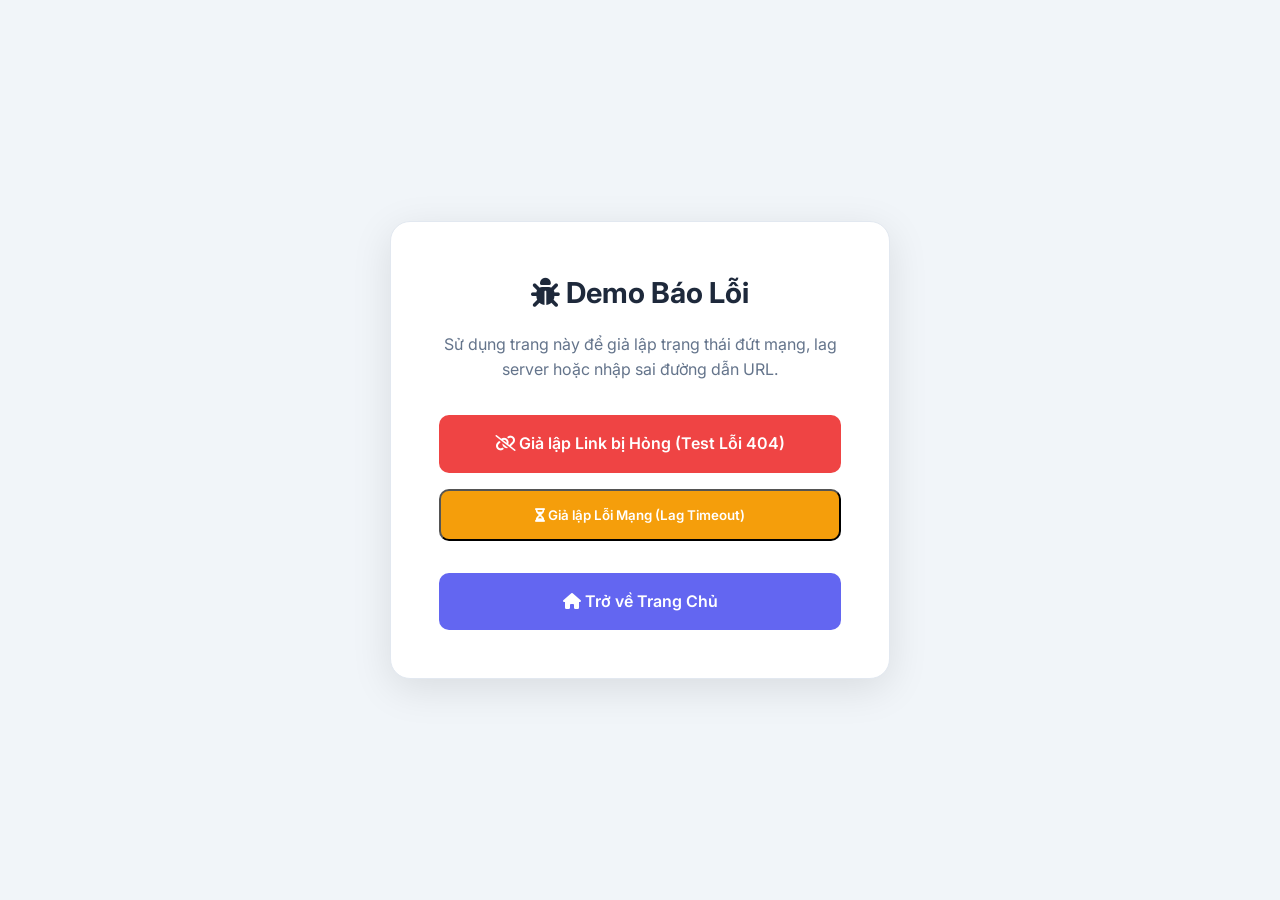
<file: src/main/resources/static/error-demo.html>
<!DOCTYPE html>
<html lang="vi">
<head>
    <meta charset="UTF-8">
    <meta name="viewport" content="width=device-width, initial-scale=1.0">
    <title>Demo Network Errors / 404</title>
    <link rel="stylesheet" href="css/style.css">
    <link rel="stylesheet" href="https://cdnjs.cloudflare.com/ajax/libs/font-awesome/6.4.0/css/all.min.css">
    <style>
        body {
            background:#f1f5f9; display:flex; align-items:center; justify-content:center;
            min-height:100vh; font-family:'Segoe UI',sans-serif; text-align:center;
        }
        .demo-card {
            background:white; padding:3rem; border-radius:20px; box-shadow:0 10px 40px rgba(0,0,0,0.1);
            max-width:500px; width:100%; border:1px solid #e2e8f0;
        }
        .btn-demo {
            display:block; width:100%; padding:1rem; margin-top:1rem; background:#ef4444; color:white;
            border-radius:10px; text-decoration:none; font-weight:600; cursor:pointer;
        }
        .btn-demo.lag { background:#f59e0b; }
    </style>
</head>
<body>

    <div class="demo-card">
        <h1 style="color:#1e293b; margin-bottom:1rem; font-size:1.8rem"><i class="fas fa-bug text-red-500"></i> Demo Báo Lỗi</h1>
        <p style="color:#64748b; margin-bottom:2rem; line-height:1.6">Sử dụng trang này để giả lập trạng thái đứt mạng, lag server hoặc nhập sai đường dẫn URL.</p>
        
        <a href="/trang-web-nay-chac-chan-khong-ton-tai.html" class="btn-demo">
            <i class="fas fa-unlink"></i> Giả lập Link bị Hỏng (Test Lỗi 404)
        </a>
        
        <button class="btn-demo lag" onclick="simulateLag()">
            <i class="fas fa-hourglass-half"></i> Giả lập Lỗi Mạng (Lag Timeout)
        </button>

        <a href="index.html" class="btn-demo" style="background:#6366f1; margin-top:2rem"> <!-- fix to index -->
            <i class="fas fa-home"></i> Trở về Trang Chủ
        </a>
    </div>

    <script>
        function simulateLag() {
            const btn = document.querySelector('.btn-demo.lag');
            btn.innerHTML = '<i class="fas fa-spinner fa-spin"></i> Đang tải dữ liệu... (Lag)';
            btn.style.opacity = '0.7';
            
            // Giả lập hệ thống lag 5 giây sau đó chuyển đến link hỏng để xem giao diện 404
            setTimeout(() => {
                window.location.href = '/ket-noi-that-bai-do-lag.html';
            }, 3000);
        }
    </script>
</body>
</html>
</file>
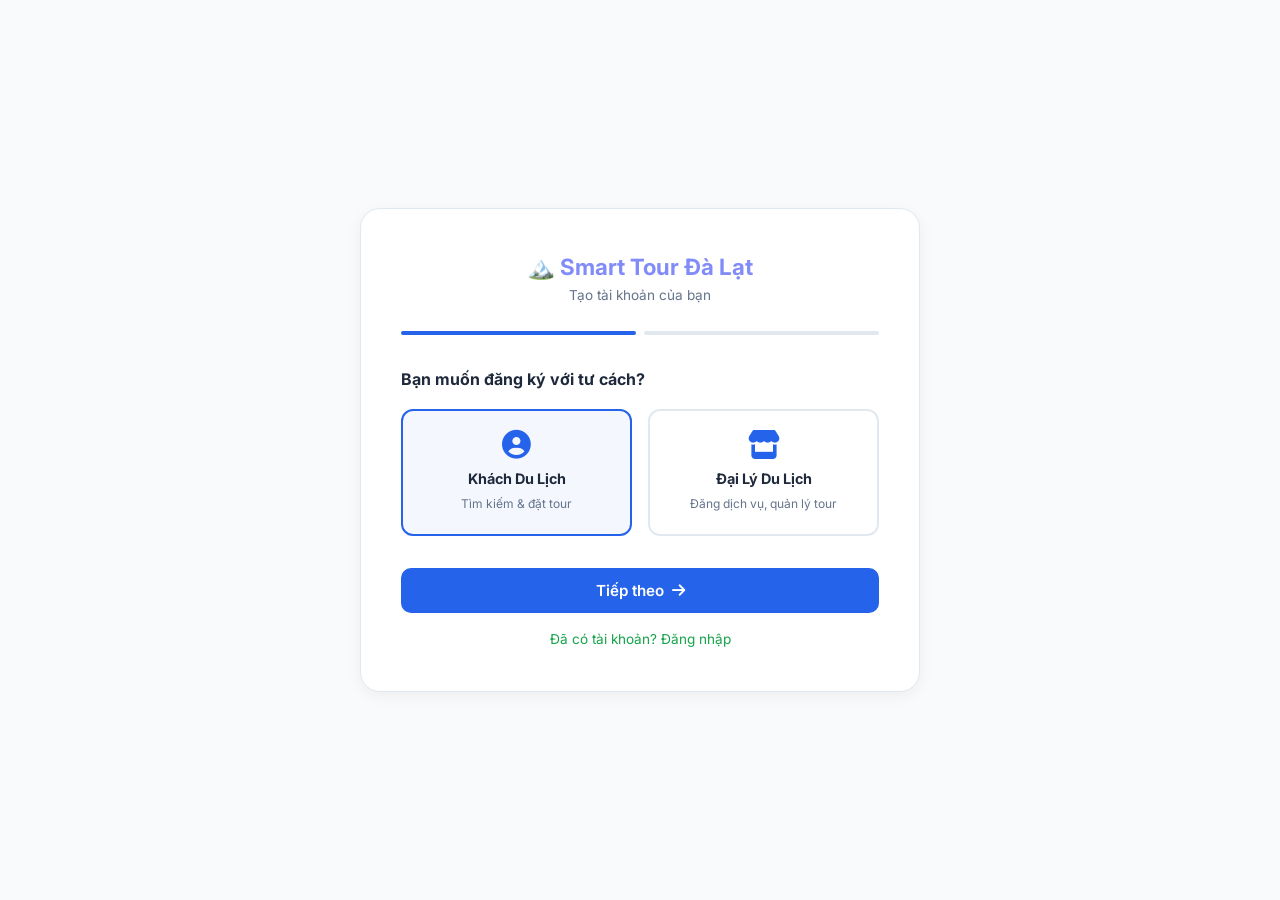
<file: src/main/resources/static/register.html>
<!DOCTYPE html>
<html lang="vi">
<head>
    <meta charset="UTF-8">
    <meta name="viewport" content="width=device-width, initial-scale=1.0">
    <title>Đăng Ký - Smart Tour Đà Lạt</title>
    <link rel="stylesheet" href="css/style.css">
    <link rel="stylesheet" href="https://cdnjs.cloudflare.com/ajax/libs/font-awesome/6.5.0/css/all.min.css">
    <style>
        :root { --primary:#2563eb; --secondary:#16a34a; --bg-dark:#f8fafc; --bg-card:#ffffff; --text-muted:#64748b; }
        * { box-sizing:border-box; margin:0; padding:0; }
        body { background:var(--bg-dark); color:#1e293b; font-family:'Segoe UI',sans-serif; min-height:100vh; display:flex; align-items:center; justify-content:center; padding:20px; }
        .register-card { background:var(--bg-card); border-radius:20px; padding:2.5rem; width:100%; max-width:560px; box-shadow:0 4px 15px rgba(0,0,0,.05); border:1px solid #e2e8f0; }
        .logo { text-align:center; margin-bottom:1.5rem; }
        .logo h1 { font-size:1.4rem; color:#818cf8; }
        .logo p { color:var(--text-muted); font-size:.85rem; }
        .steps-bar { display:flex; gap:.5rem; margin-bottom:2rem; }
        .step-dot { flex:1; height:4px; background:#e2e8f0; border-radius:4px; transition:.3s; }
        .step-dot.active { background:var(--primary); }
        .step-dot.done { background:#10b981; }
        .step { display:none; }
        .step.active { display:block; }
        .form-group { margin-bottom:1rem; }
        .form-group label { display:block; font-size:.82rem; color:var(--text-muted); margin-bottom:.4rem; font-weight:600; }
        .form-group input, .form-group select, .form-group textarea { width:100%; padding:.7rem 1rem; background:#ffffff; border:1px solid #cbd5e1; border-radius:10px; color:#1e293b; font-size:.9rem; transition:.2s; }
        .form-group input:focus, .form-group select:focus, .form-group textarea:focus { outline:none; border-color:var(--primary); box-shadow:0 0 0 3px rgba(37,99,235,.1); }
        .form-group select option { background:#ffffff; }
        .grid-2 { display:grid; grid-template-columns:1fr 1fr; gap:.8rem; }
        .btn { width:100%; padding:.8rem; border:none; border-radius:10px; font-size:.95rem; font-weight:600; cursor:pointer; transition:.2s; margin-top:.5rem; }
        .btn-primary { background:var(--primary); color:white; }
        .btn-primary:hover { background:var(--primary-hover); transform:translateY(-1px); }
        .btn-secondary { background:#f1f5f9; color:#475569; border:1px solid #e2e8f0; }
        .btn-secondary:hover { background:#e2e8f0; }
        .btn-success { background:var(--secondary); color:white; }
        .btn-sm-otp { padding:.7rem 1.2rem; background:var(--primary); color:white; border:none; border-radius:8px; font-size:.82rem; cursor:pointer; white-space:nowrap; }
        .otp-row { display:flex; gap:.5rem; }
        .otp-row input { flex:1; }
        .type-selector { display:flex; gap:1rem; margin-bottom:1.5rem; }
        .type-card { flex:1; padding:1.2rem; border:2px solid #e2e8f0; border-radius:12px; text-align:center; cursor:pointer; transition:.2s; }
        .type-card:hover, .type-card.selected { border-color:var(--primary); background:rgba(37,99,235,.05); }
        .type-card i { font-size:1.8rem; color:var(--primary); display:block; margin-bottom:.5rem; }
        .type-card b { display:block; font-size:.9rem; }
        .type-card small { color:var(--text-muted); font-size:.75rem; }
        .divider { margin:1rem 0; border:none; border-top:1px solid #e2e8f0; }
        .back-link { text-align:center; margin-top:1rem; font-size:.85rem; color:var(--text-muted); }
        .back-link a { color:var(--secondary); text-decoration:none; }
        .toast { position:fixed; top:20px; right:20px; padding:.8rem 1.2rem; border-radius:10px; font-size:.85rem; font-weight:600; z-index:9999; display:none; }
        .toast.ok { background:#10b981; color:white; }
        .toast.err { background:#ef4444; color:white; }
        .section-title { font-size:.82rem; font-weight:700; color:var(--primary); text-transform:uppercase; letter-spacing:.5px; margin:1rem 0 .5rem; }
        .otp-hint { font-size:.75rem; color:var(--text-muted); margin-top:.3rem; }
    </style>
</head>
<body>
<div class="register-card">
    <div class="logo">
        <h1>🏔️ Smart Tour Đà Lạt</h1>
        <p>Tạo tài khoản của bạn</p>
    </div>
    <div class="steps-bar">
        <div class="step-dot active" id="dot1"></div>
        <div class="step-dot" id="dot2"></div>
    </div>

    <!-- BƯỚC 1: Chọn loại tài khoản -->
    <div class="step active" id="step1">
        <h3 style="margin-bottom:1rem;font-size:1rem">Bạn muốn đăng ký với tư cách?</h3>
        <div class="type-selector">
            <div class="type-card selected" id="typeUser" onclick="selectType('USER')">
                <i class="fas fa-user-circle"></i>
                <b>Khách Du Lịch</b>
                <small>Tìm kiếm & đặt tour</small>
            </div>
            <div class="type-card" id="typeStaff" onclick="selectType('STAFF')">
                <i class="fas fa-store"></i>
                <b>Đại Lý Du Lịch</b>
                <small>Đăng dịch vụ, quản lý tour</small>
            </div>
        </div>
        <button class="btn btn-primary" onclick="goStep(2)">Tiếp theo <i class="fas fa-arrow-right"></i></button>
        <div class="back-link"><a href="index.html">Đã có tài khoản? Đăng nhập</a></div>
    </div>

    <!-- BƯỚC 2: Điền thông tin -->
    <div class="step" id="step2">
        <h3 style="margin-bottom:1rem;font-size:1rem">Thông tin tài khoản</h3>
        <div class="grid-2">
            <div class="form-group">
                <label>Tên đăng nhập *</label>
                <input type="text" id="regUsername" placeholder="VD: nguyenvana">
            </div>
            <div class="form-group">
                <label>Mật khẩu *</label>
                <input type="password" id="regPassword" placeholder="Tối thiểu 6 ký tự">
            </div>
        </div>
        <div class="grid-2">
            <div class="form-group">
                <label>Họ và tên đầy đủ</label>
                <input type="text" id="regFullName" placeholder="VD: Nguyễn Văn A">
            </div>
            <div class="form-group">
                <label>Số điện thoại</label>
                <input type="tel" id="regPhone" placeholder="0901234567">
            </div>
        </div>
        <div class="form-group">
            <label>Email (nhận OTP) *</label>
            <div class="otp-row">
                <input type="email" id="regEmail" placeholder="email@gmail.com">
                <button class="btn-sm-otp" onclick="sendOtp()" id="btnSendOtp"><i class="fas fa-paper-plane"></i> Gửi OTP</button>
            </div>
        </div>

        <div class="form-group" id="otpGroup" style="display:none; margin-top: 1rem; padding: 1rem; background: rgba(99,102,241,.1); border-radius: 10px; border: 1px dashed rgba(99,102,241,.4)">
            <label style="color:#818cf8"><i class="fas fa-shield-alt"></i> Nhập mã xác thực OTP (6 số) *</label>
            <div class="otp-row">
                <input type="text" id="regOtp" placeholder="Nhập 6 số..." maxlength="6" style="font-size:1.2rem;text-align:center;letter-spacing:4px; font-weight: bold; background: rgba(0,0,0,.2)">
            </div>
            <p class="otp-hint" style="margin-top:0.5rem"><i class="fas fa-info-circle"></i> Vui lòng kiểm tra hộp thư đến hoặc thư rác.</p>
        </div>

        <!-- Phần dành riêng cho Đại lý -->
        <div id="staffFields" style="display:none">
            <hr class="divider">
            <div class="section-title"><i class="fas fa-building"></i> Thông tin Đại lý / Công ty</div>
            <div class="form-group">
                <label>Tên Công ty / Đại lý *</label>
                <input type="text" id="regAgencyName" placeholder="VD: Công ty Du lịch Đà Lạt Xanh">
            </div>
            <div class="grid-2">
                <div class="form-group">
                    <label>Mã số Kinh doanh *</label>
                    <input type="text" id="regBizLicense" placeholder="VD: 0123456789">
                </div>
                <div class="form-group">
                    <label>Mã số Thuế</label>
                    <input type="text" id="regTaxCode" placeholder="VD: 0123456789-001">
                </div>
            </div>
            <div class="form-group">
                <label>Địa chỉ Văn phòng</label>
                <input type="text" id="regAddress" placeholder="VD: 123 Hoàng Diệu, TP. Đà Lạt">
            </div>
            <div class="grid-2">
                <div class="form-group">
                    <label>Điện thoại Công ty</label>
                    <input type="tel" id="regContactPhone" placeholder="0263.1234567">
                </div>
                <div class="form-group">
                    <label>Website</label>
                    <input type="url" id="regWebsite" placeholder="https://...">
                </div>
            </div>
        </div>
        <div style="display:flex; gap: 1rem; margin-top: 1.5rem;">
            <button class="btn btn-secondary" onclick="goStep(1)"><i class="fas fa-arrow-left"></i> Quay lại</button>
            <button class="btn btn-success" onclick="doRegister()" id="btnRegister" style="flex:2"><i class="fas fa-user-plus"></i> Hoàn tất Đăng ký</button>
        </div>
    </div>
</div>

<div class="toast" id="toast"></div>

<script>
    let selectedRole = 'USER';
    let otpSent = false;

    function selectType(role) {
        selectedRole = role;
        document.getElementById('typeUser').classList.toggle('selected', role === 'USER');
        document.getElementById('typeStaff').classList.toggle('selected', role === 'STAFF');
        document.getElementById('staffFields').style.display = role === 'STAFF' ? 'block' : 'none';
    }

    function goStep(n) {
        document.querySelectorAll('.step').forEach((s, i) => s.classList.toggle('active', i + 1 === n));
        document.querySelectorAll('.step-dot').forEach((d, i) => {
            d.classList.toggle('active', i + 1 === n);
            d.classList.toggle('done', i + 1 < n);
        });
    }

    async function sendOtp() {
        const email = document.getElementById('regEmail').value.trim();
        if (!email) { showToast('Vui lòng nhập email!', true); return; }
        const btn = document.getElementById('btnSendOtp');
        btn.disabled = true; btn.innerHTML = '<i class="fas fa-spinner fa-spin"></i>';
        try {
            const res = await fetch('/api/auth/send-otp', { method: 'POST', body: new URLSearchParams({ email }) });
            const d = await res.json();
            showToast(d.message, !res.ok);
            if (res.ok) { 
                otpSent = true; 
                document.getElementById('otpGroup').style.display = 'block'; 
                document.getElementById('regOtp').focus();
                let t = 60; 
                const iv = setInterval(() => { 
                    btn.innerHTML = `⏳ ${t}s`; 
                    if (--t < 0) { clearInterval(iv); btn.disabled = false; btn.innerHTML = '<i class="fas fa-redo"></i> Gửi lại'; } 
                }, 1000); 
            }
            else { btn.disabled = false; btn.innerHTML = '<i class="fas fa-paper-plane"></i> Gửi OTP'; }
        } catch { showToast('Lỗi kết nối!', true); btn.disabled = false; btn.innerHTML = '<i class="fas fa-paper-plane"></i> Gửi OTP'; }
    }

    async function doRegister() {
        if (!otpSent) {
            showToast('Bạn chưa gửi mã OTP đến Email!', true);
            document.getElementById('regEmail').focus();
            return;
        }
        const btn = document.getElementById('btnRegister');
        btn.disabled = true; btn.innerHTML = '<i class="fas fa-spinner fa-spin"></i> Đang xử lý...';
        const params = new URLSearchParams({
            username: document.getElementById('regUsername').value.trim(),
            password: document.getElementById('regPassword').value,
            email: document.getElementById('regEmail').value.trim(),
            fullName: document.getElementById('regFullName').value.trim(),
            phone: document.getElementById('regPhone').value.trim(),
            otp: document.getElementById('regOtp').value.trim(),
            role: selectedRole,
        });
        if (selectedRole === 'STAFF') {
            params.append('agencyName', document.getElementById('regAgencyName').value.trim());
            params.append('businessLicense', document.getElementById('regBizLicense').value.trim());
            params.append('taxCode', document.getElementById('regTaxCode').value.trim());
            params.append('address', document.getElementById('regAddress').value.trim());
            params.append('contactPhone', document.getElementById('regContactPhone').value.trim());
            params.append('website', document.getElementById('regWebsite').value.trim());
        }
        try {
            const res = await fetch('/api/auth/register', { method: 'POST', body: params });
            const d = await res.json();
            showToast(d.message, !res.ok);
            if (res.ok) setTimeout(() => location.href = 'index.html', 2000);
            else { btn.disabled = false; btn.innerHTML = '<i class="fas fa-user-plus"></i> Hoàn tất Đăng ký'; }
        } catch { showToast('Lỗi kết nối!', true); btn.disabled = false; btn.innerHTML = '<i class="fas fa-user-plus"></i> Hoàn tất Đăng ký'; }
    }

    function showToast(msg, isErr) {
        const t = document.getElementById('toast');
        t.textContent = msg; t.className = 'toast ' + (isErr ? 'err' : 'ok');
        t.style.display = 'block';
        setTimeout(() => t.style.display = 'none', 3500);
    }
</script>
</body>
</html>
</file>
<file: src/main/resources/static/css/style.css>
@import url('https://fonts.googleapis.com/css2?family=Inter:wght@300;400;500;600;700;800&display=swap');

:root {
    --primary: #2563eb;
    --primary-hover: #1d4ed8;
    --secondary: #16a34a;
    --accent: #dc2626;
    --bg-dark: #ffffff;
    --bg-darker: #f8fafc;
    --glass-bg: #ffffff;
    --glass-border: #e2e8f0;
    --text-main: #1e293b;
    --text-muted: #64748b;
    --shadow-glass: 0 1px 3px rgba(0,0,0,0.1), 0 1px 2px rgba(0,0,0,0.06);
    --radius-lg: 12px;
    --radius-md: 8px;
}

* {
    margin: 0;
    padding: 0;
    box-sizing: border-box;
    font-family: 'Inter', sans-serif;
}

body {
    background-color: var(--bg-darker);
    color: var(--text-main);
    min-height: 100vh;
    line-height: 1.6;
    overflow-x: hidden;
}

/* Panel */
.glass-panel {
    background: var(--glass-bg);
    border: 1px solid var(--glass-border);
    border-radius: var(--radius-lg);
    box-shadow: var(--shadow-glass);
}

/* Layout Utilities */
.container {
    max-width: 1280px;
    margin: 0 auto;
    padding: 0 2rem;
}

.flex { display: flex; }
.flex-col { display: flex; flex-direction: column; }
.items-center { align-items: center; }
.justify-center { justify-content: center; }
.justify-between { justify-content: space-between; }
.gap-2 { gap: 0.5rem; }
.gap-4 { gap: 1rem; }
.gap-6 { gap: 1.5rem; }
.grid { display: grid; }
.grid-cols-2 { grid-template-columns: repeat(2, 1fr); }
.grid-cols-3 { grid-template-columns: repeat(3, 1fr); }

/* Typography */
h1, h2, h3, h4 { color: var(--text-main); font-weight: 700; }
.text-gradient {
    color: var(--primary);
    font-weight: bold;
}
.text-sm { font-size: 0.875rem; color: var(--text-muted); }

/* Buttons & Inputs */
.btn {
    padding: 0.5rem 1rem;
    border-radius: var(--radius-md);
    border: none;
    font-weight: 600;
    cursor: pointer;
    transition: all 0.2s ease;
    display: inline-flex;
    align-items: center;
    justify-content: center;
    gap: 0.5rem;
}

.btn-primary {
    background: var(--primary);
    color: white;
}
.btn-primary:hover {
    background: var(--primary-hover);
}

.btn-success {
    background: var(--secondary);
    color: white;
}
.btn-success:hover {
    background: #15803d;
}

.btn-danger {
    background: var(--accent);
    color: white;
}
.btn-danger:hover {
    background: #be123c;
}

.input-glass {
    width: 100%;
    padding: 0.6rem 0.8rem;
    background: #ffffff;
    border: 1px solid #cbd5e1;
    border-radius: var(--radius-md);
    color: var(--text-main);
    outline: none;
    transition: border-color 0.2s ease;
}
.input-glass:focus {
    border-color: var(--primary);
    box-shadow: 0 0 0 3px rgba(37,99,235,0.1);
}
.input-glass::placeholder { color: #94a3b8; }

/* Custom Scrollbar */
::-webkit-scrollbar { width: 6px; }
::-webkit-scrollbar-track { background: #f1f5f9; }
::-webkit-scrollbar-thumb { background: #cbd5e1; border-radius: 4px; }
::-webkit-scrollbar-thumb:hover { background: #94a3b8; }

/* Animations */
@keyframes fadeIn {
    from { opacity: 0; transform: translateY(10px); }
    to { opacity: 1; transform: translateY(0); }
}

.animate-fade-in {
    animation: fadeIn 0.6s cubic-bezier(0.16, 1, 0.3, 1) forwards;
}

/* Sidebar & Dashboard Layout */
.dashboard-layout {
    display: grid;
    grid-template-columns: 260px 1fr;
    min-height: 100vh;
}

.sidebar {
    background: #ffffff;
    border-right: 1px solid var(--glass-border);
    padding: 2rem 1.5rem;
    display: flex;
    flex-direction: column;
    gap: 2rem;
}

.nav-link {
    display: flex;
    align-items: center;
    gap: 1rem;
    padding: 0.75rem 1rem;
    color: var(--text-muted);
    text-decoration: none;
    border-radius: var(--radius-md);
    transition: all 0.2s;
    font-weight: 500;
}
.nav-link:hover, .nav-link.active {
    background: #f1f5f9;
    color: var(--primary);
}
.nav-link i { font-size: 1.1rem; }

.main-content {
    padding: 2rem 3rem;
    overflow-y: auto;
}

.header-top {
    display: flex;
    justify-content: space-between;
    align-items: center;
    margin-bottom: 2rem;
    padding-bottom: 1rem;
    border-bottom: 1px solid var(--glass-border);
}

/* Card Data Stats */
.stat-card {
    padding: 1.5rem;
    display: flex;
    flex-direction: column;
    gap: 0.5rem;
    position: relative;
    overflow: hidden;
}
.stat-card::before {
    content: '';
    position: absolute;
    top: 0; left: 0; width: 4px; height: 100%;
    background: var(--primary);
}
.stat-card.emerald::before { background: var(--secondary); }
.stat-card.rose::before { background: var(--accent); }

.stat-value { font-size: 2rem; font-weight: 800; }
.stat-label { color: var(--text-muted); font-size: 0.875rem; text-transform: uppercase; letter-spacing: 1px;}

/* ── Sidebar Brand ─────────────────────────────────── */
.sidebar-brand {
    display: flex;
    align-items: center;
    gap: 1rem;
    padding-bottom: 1.75rem;
    border-bottom: 1px solid var(--glass-border);
}

/* ── Button Variants ───────────────────────────────── */
.btn-secondary {
    background: #f8fafc;
    border: 1px solid #cbd5e1;
    color: #475569;
}
.btn-secondary:hover {
    background: #f1f5f9;
    border-color: #94a3b8;
}

/* ── Text color helpers ─────────────────────────────── */
.text-muted   { color: var(--text-muted); }
.text-primary { color: var(--primary); }
.text-secondary { color: var(--secondary); }
.text-accent  { color: var(--accent); }
.text-white   { color: var(--text-main); } /* Overridden to dark for readability */
.text-2xl     { font-size: 1.5rem; font-weight: 700; }
.text-xl      { font-size: 1.25rem; font-weight: 600; }
.font-bold    { font-weight: 700; }

/* ── Spacing ────────────────────────────────────────── */
.mb-4 { margin-bottom: 1rem; }
.mb-6 { margin-bottom: 1.5rem; }
.p-6  { padding: 1.5rem; }
.mt-6 { margin-top: 1.5rem; }

/* ── Tab content default hidden ─────────────────────── */
.tab-content { display: none; }
.tab-content:first-of-type { display: block; }

/* ── Responsive tweaks ──────────────────────────────── */
@media (max-width: 900px) {
    .dashboard-layout { grid-template-columns: 1fr; }
    .sidebar { display: none; }
    .main-content { padding: 1rem; }
}

/* Top Navbar Layout for User (VietnamTravelGroup Style) */
.top-navbar-layout {
    display: flex;
    flex-direction: column;
    min-height: 100vh;
    background: #f8fafc;
}

.top-navbar {
    background: #ffffff;
    border-bottom: 2px solid #e2e8f0;
    padding: 0 4rem;
    display: flex;
    align-items: center;
    justify-content: space-between;
    height: 80px;
    position: sticky;
    top: 0;
    z-index: 1000;
    box-shadow: 0 4px 15px rgba(0,0,0,0.05);
}

.top-navbar-brand {
    display: flex;
    align-items: center;
    gap: 10px;
}

.top-nav-links {
    display: flex;
    align-items: center;
    gap: 1.5rem;
}

.top-nav-links .nav-link {
    padding: 0.5rem 1rem;
    color: #1e293b;
    text-decoration: none;
    font-weight: 700;
    transition: all 0.2s;
    display: flex;
    align-items: center;
    gap: 0.5rem;
    text-transform: uppercase;
    font-size: 0.85rem;
}

.top-nav-links .nav-link:hover, .top-nav-links .nav-link.active {
    color: #ef4444; /* VietnamTravelGroup Red */
}

/* User Dropdown */
.user-dropdown {
    position: relative;
    cursor: pointer;
    display: flex;
    align-items: center;
    gap: 0.5rem;
    padding: 0.5rem 1rem;
    border-radius: 30px;
    background: #f8fafc;
    font-weight: 700;
    color: #1e293b;
    border: 1px solid #cbd5e1;
    font-size: 0.85rem;
}

.user-dropdown:hover {
    background: #f1f5f9;
}

.user-dropdown-menu {
    position: absolute;
    top: 100%;
    right: 0;
    margin-top: 0.5rem;
    background: #ffffff;
    border: 1px solid #e2e8f0;
    border-radius: 12px;
    box-shadow: 0 10px 25px rgba(0,0,0,0.1);
    min-width: 220px;
    display: none;
    flex-direction: column;
    overflow: hidden;
    z-index: 2000;
}

.user-dropdown-menu.show {
    display: flex;
}

.user-dropdown-menu .nav-link {
    padding: 0.8rem 1.2rem;
    border-radius: 0;
    border-bottom: 1px solid #f1f5f9;
    color: #475569;
    justify-content: flex-start;
    text-transform: none;
    font-weight: 500;
    font-size: 0.9rem;
}
.user-dropdown-menu .nav-link:hover {
    background: #f8fafc;
    color: #ef4444;
}
.user-dropdown-menu .nav-link:last-child {
    border-bottom: none;
}

.main-content-top {
    flex: 1;
    padding: 0; /* Changed to 0 to allow full width banner */
    width: 100%;
}

.content-container {
    max-width: 1280px;
    margin: 0 auto;
    padding: 2rem;
}

.hero-banner {
    width: 100%;
    height: 400px;
    background: url('https://images.unsplash.com/photo-1559592471-f9b23b4991c4?q=80&w=2000&auto=format&fit=crop') center center/cover no-repeat;
    position: relative;
    display: flex;
    align-items: center;
    justify-content: center;
}
.hero-banner::before {
    content: '';
    position: absolute;
    top: 0; left: 0; width: 100%; height: 100%;
    background: rgba(0,0,0,0.3);
}
.hero-banner-content {
    position: relative;
    z-index: 10;
    text-align: center;
    color: #fff;
}
.hero-banner h1 {
    font-size: 3rem;
    font-weight: 800;
    text-shadow: 0 2px 10px rgba(0,0,0,0.5);
    margin-bottom: 1rem;
}
.hero-banner p {
    font-size: 1.2rem;
    font-weight: 500;
    text-shadow: 0 1px 5px rgba(0,0,0,0.5);
}

.search-bar-container {
    background: rgba(255, 255, 255, 0.95);
    padding: 1.2rem;
    border-radius: 8px;
    box-shadow: 0 10px 30px rgba(0,0,0,0.3);
    display: flex;
    gap: 0.8rem;
    margin-top: 2rem;
    position: relative;
    z-index: 20;
    width: 100%;
}
.search-input {
    flex: 2;
    padding: 0.8rem 1rem;
    border: 1px solid #cbd5e1;
    border-radius: 6px;
    font-size: 0.95rem;
    outline: none;
    color: #1e293b;
}
.search-select {
    flex: 1;
    padding: 0.8rem 1rem;
    border: 1px solid #cbd5e1;
    border-radius: 6px;
    font-size: 0.95rem;
    outline: none;
    background: #fff;
    color: #1e293b;
    cursor: pointer;
}
.search-btn {
    padding: 0.8rem 2rem;
    background: #ef4444;
    color: white;
    font-weight: 700;
    border: none;
    border-radius: 6px;
    cursor: pointer;
    font-size: 0.95rem;
    text-transform: uppercase;
    transition: background 0.2s;
}
.search-btn:hover {
    background: #dc2626;
}

/* ── Shared Data Table Styles (User & Staff) ────────── */
.table-wrap { overflow-x: auto; margin-top: 1rem; background: #fff; border-radius: 12px; border: 1px solid #e2e8f0; }
.data-table { width: 100%; border-collapse: collapse; background: #fff; }
.data-table thead tr { border-bottom: 2px solid rgba(99,102,241,0.2); background: #f8fafc; }
.data-table thead th { padding: 0.85rem 1rem; text-align: left; font-size: 0.72rem; text-transform: uppercase; letter-spacing: 1px; color: #64748b; font-weight: 700; }
.data-table tbody tr { border-bottom: 1px solid #f1f5f9; transition: background 0.2s; }
.data-table tbody tr:hover { background: #f8fafc; }
.data-table td { padding: 1rem; font-size: 0.875rem; vertical-align: middle; color: #334155; }
.empty-cell { text-align: center; color: #94a3b8; padding: 3rem; font-size: 0.9rem; }

/* ── Badges & Tags ── */
.badge-approved { background: rgba(16,185,129,0.1); color: #10b981; border: 1px solid rgba(16,185,129,0.2); padding: 0.35rem 0.8rem; border-radius: 999px; font-size: 0.7rem; font-weight: 700; display: inline-flex; align-items: center; gap: 0.35rem; }
.badge-pending { background: rgba(245,158,11,0.1); color: #f59e0b; border: 1px solid rgba(245,158,11,0.2); padding: 0.35rem 0.8rem; border-radius: 999px; font-size: 0.7rem; font-weight: 700; display: inline-flex; align-items: center; gap: 0.35rem; }
.type-tag { background: rgba(129,140,248,0.1); color: #6366f1; padding: 0.25rem 0.6rem; border-radius: 6px; font-size: 0.7rem; font-weight: 700; }
.price-cell { font-weight: 700; color: #10b981; font-size: 0.95rem; }
.order-id { font-family: 'JetBrains Mono', monospace; color: #6366f1; font-weight: 700; }

.btn-xs { padding: 0.35rem 0.75rem; font-size: 0.72rem; border-radius: 8px; font-weight: 600; cursor: pointer; transition: all 0.2s; }
.btn-primary.btn-xs { background: #6366f1; color: #fff; border: none; }
.btn-primary.btn-xs:hover { background: #4f46e5; box-shadow: 0 4px 12px rgba(99,102,241,0.3); }
.btn-success.btn-xs { background: #10b981; color: #fff; border: none; }
.btn-success.btn-xs:hover { background: #059669; box-shadow: 0 4px 12px rgba(16,185,129,0.3); }
.btn-danger.btn-xs { background: #f43f5e; color: #fff; border: none; }
.btn-danger.btn-xs:hover { background: #e11d48; box-shadow: 0 4px 12px rgba(244,63,94,0.3); }
</file>
